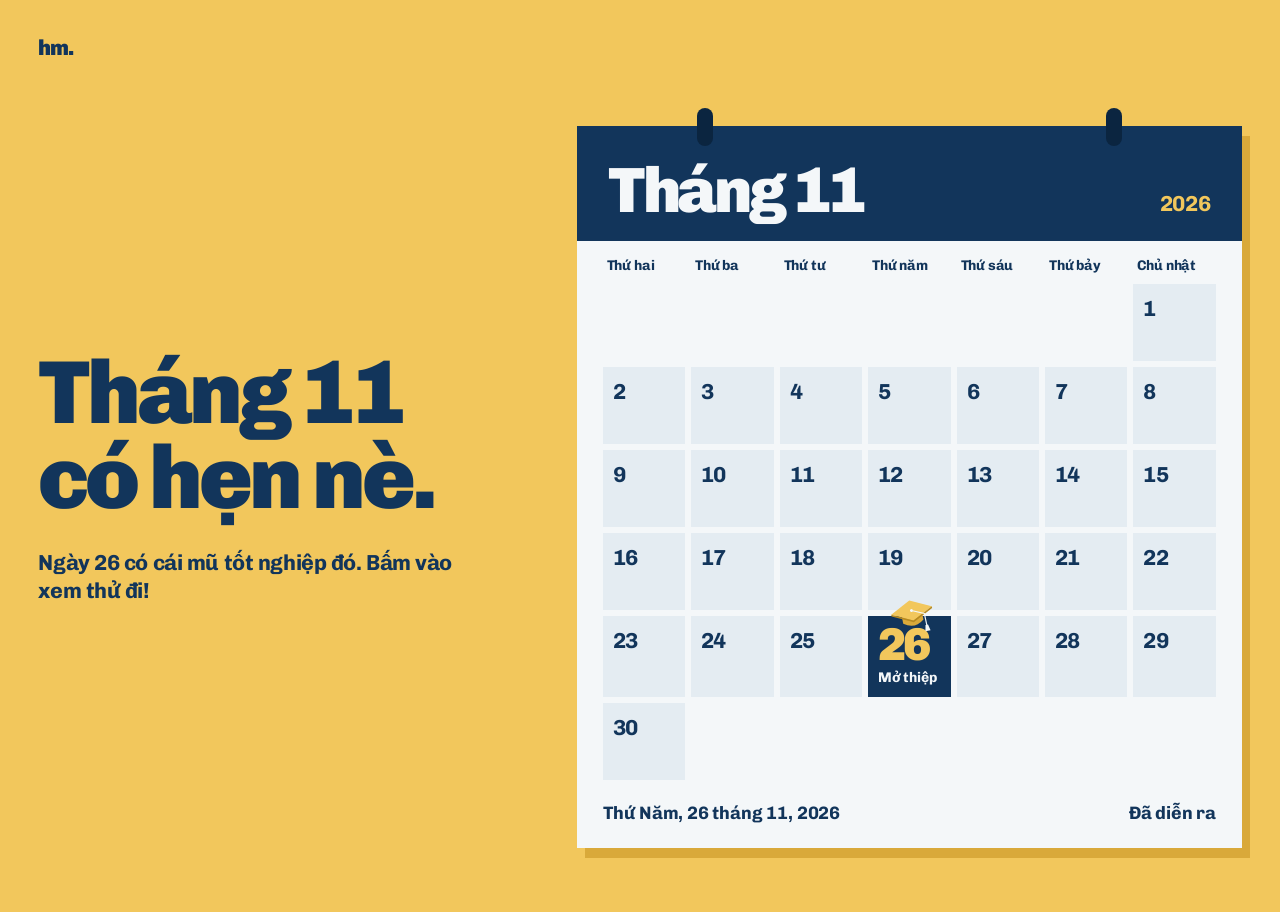
<file: index.html>
<!doctype html>
<html lang="vi">
<head>
  <meta charset="UTF-8">
  <meta name="viewport" content="width=device-width, initial-scale=1, viewport-fit=cover">
  <meta name="theme-color" content="#f2c75c">
  <meta name="description" content="Hoài Minh tốt nghiệp ngày 26/11/2026. Bấm vào ngày 26 trên tờ lịch để mở thiệp nhé!">
  <meta property="og:title" content="Thiệp mời tốt nghiệp · Hoài Minh">
  <meta property="og:description" content="Tháng 11 có hẹn nè. Bấm vào ngày 26 để mở thiệp!">
  <title>Thiệp mời tốt nghiệp · Hoài Minh</title>
  <link rel="icon" href="assets/favicon.svg" type="image/svg+xml">
  <link rel="preconnect" href="https://fonts.googleapis.com">
  <link rel="preconnect" href="https://fonts.gstatic.com" crossorigin>
  <link href="https://fonts.googleapis.com/css2?family=Chivo:wght@400;700;900&display=swap" rel="stylesheet">
  <link rel="stylesheet" href="styles.css">
  <script>document.documentElement.classList.add('js')</script>
  <script src="event.js" defer></script><script src="script.js" defer></script>
</head>
<body class="state-calendar">
  <svg width="0" height="0" style="position:absolute" aria-hidden="true" focusable="false">
    <symbol id="cap" viewBox="0 0 480 300">
      <path d="M104 112v67q72 56 143 0v-67Z" class="cap-base"/>
      <path d="m35 101 143-71 145 71-145 71Z" class="cap-top"/>
      <path d="m35 101 143 71 145-71v12l-145 71L35 113Z" class="cap-edge"/>
      <path d="m178 101 84 39v81" fill="none" class="cap-cord" stroke-width="8" stroke-linecap="round"/>
      <circle cx="178" cy="101" r="10" class="cap-cord-fill"/>
      <path d="m253 220-9 42h36l-9-42Z" class="cap-cord-fill"/>
    </symbol>
  </svg>
  <canvas id="fx" aria-hidden="true"></canvas>
  <div id="toast" role="status" aria-live="polite"></div>
  <a class="skip" href="#main">Đến nội dung</a>

  <main id="main">
    <!-- ============ 1. TỜ LỊCH ============ -->
    <section id="calendar-view" class="view cal" aria-labelledby="cal-title">
      <header class="nav frame"><a class="wordmark" href="./" aria-label="Về đầu thiệp">hm.</a></header>
      <div class="cal-body frame">
        <div class="cal-copy">
          <h1 id="cal-title">Tháng 11 <span>có hẹn nè.</span></h1>
          <p class="lead">Ngày 26 có cái mũ tốt nghiệp đó. Bấm vào xem thử đi!</p>
        </div>
        <div class="sheet-wrap">
          <div class="sheet-under" aria-hidden="true"><b>26</b><span>Thứ Năm, tháng 11</span></div>
          <div class="sheet" id="sheet">
            <div class="rings" aria-hidden="true"><i></i><i></i></div>
            <div class="sheet-head"><p id="month-title">Tháng 11</p><span id="calendar-year">2026</span></div>
            <table class="month-grid" aria-label="Lịch tháng 11 năm 2026"><thead><tr><th scope="col"><span class="long">Thứ hai</span><span class="short" aria-hidden="true">T2</span></th><th scope="col"><span class="long">Thứ ba</span><span class="short" aria-hidden="true">T3</span></th><th scope="col"><span class="long">Thứ tư</span><span class="short" aria-hidden="true">T4</span></th><th scope="col"><span class="long">Thứ năm</span><span class="short" aria-hidden="true">T5</span></th><th scope="col"><span class="long">Thứ sáu</span><span class="short" aria-hidden="true">T6</span></th><th scope="col"><span class="long">Thứ bảy</span><span class="short" aria-hidden="true">T7</span></th><th scope="col"><span class="long">Chủ nhật</span><span class="short" aria-hidden="true">CN</span></th></tr></thead><tbody id="month-days"></tbody></table>
            <p class="sheet-foot"><span id="date-note">Thứ Năm, 26 tháng 11, 2026</span><span id="days-left"></span></p>
          </div>
        </div>
      </div>
      <noscript><p class="noscript-note frame">Hoài Minh tốt nghiệp ngày 26/11/2026, mời bạn qua chung vui nha! Giờ và địa điểm mình sẽ báo sau. Bật JavaScript để mở thiệp nhé.</p></noscript>
    </section>

    <!-- ============ 2. THIỆP MỜI ============ -->
    <section id="invite-view" class="view invite" hidden aria-label="Thiệp mời">
      <section class="chapter c-navy hero-inv" aria-labelledby="title">
        <header class="nav frame"><a class="wordmark" href="#thiep" aria-label="Về đầu thiệp">hm.</a><nav aria-label="Điều hướng"><a href="#dem-nguoc">Đếm ngược</a><a href="#thong-tin">Thông tin</a><a href="#hoi-am">Hồi âm</a></nav></header>
        <div class="hero-body frame">
          <div class="hero-copy">
            <p class="to rise">Gửi <strong data-guest>bạn</strong></p>
            <h1 id="title" tabindex="-1" class="rise">Hoài Minh <span>tốt nghiệp rồi!</span></h1>
            <p class="support rise">Thứ Năm, 26/11/2026. Qua chung vui với mình nha!</p>
            <div class="actions rise"><a class="button" href="#hoi-am">Báo mình bạn qua nha</a></div>
          </div>
          <div class="hero-date" id="tilt" data-par><span class="date-disc" aria-hidden="true"><svg viewBox="0 0 120 70"><text x="60" y="62" text-anchor="middle">26</text></svg></span><button class="hero-cap toss" type="button" aria-label="Tung mũ tốt nghiệp"><svg aria-hidden="true"><use href="#cap"/></svg></button></div>
        </div>
      </section>

      <section class="chapter c-gold" aria-labelledby="statement">
        <div class="frame statement">
          <h2 id="statement" class="stairs"><span data-r>Học xong rồi,</span><span data-r>ăn mừng thôi!</span></h2>
          <div class="statement-grid">
            <div class="statement-copy">
              <p class="lead" data-r>Mình học xong rồi! Có bạn ở đó thì vui hơn nhiều.</p>
              <p data-r>Mình chụp chung vài tấm hình, tám chuyện cho đã rồi ăn mừng thiệt vui nha.</p>
              <p class="sign" data-r data-name>Hoài Minh</p>
            </div>
            <button class="statement-art toss" data-par type="button" aria-label="Tung mũ tốt nghiệp" data-r><svg viewBox="0 0 480 300" aria-hidden="true"><use href="#cap"/></svg></button>
          </div>
        </div>
      </section>

      <section id="dem-nguoc" class="chapter c-deep" aria-labelledby="cd-title">
        <div class="frame">
          <h2 id="cd-title" data-r>Còn mấy ngày nữa?</h2>
          <div class="countdown" data-r role="timer" aria-live="off">
            <div><b data-cd="d">00</b><span>ngày</span></div><div><b data-cd="h">00</b><span>giờ</span></div><div><b data-cd="m">00</b><span>phút</span></div><div><b data-cd="s">00</b><span>giây</span></div>
          </div>
          <p class="lead cd-note" id="cd-note" data-r>Mình chờ bạn đó!</p>
        </div>
      </section>

      <section id="thong-tin" class="chapter c-paper" aria-labelledby="details-title">
        <div class="frame details">
          <h2 id="details-title" data-r>Thông tin nè.</h2>
          <div class="details-list">
            <dl>
              <div data-r><dt>Ngày</dt><dd data-date>26/11/2026</dd></div>
              <div data-r><dt>Giờ</dt><dd data-time>Mình báo sau nha</dd></div>
              <div data-r><dt>Địa điểm</dt><dd data-venue>Mình báo sau nha</dd></div>
              <div data-r><dt>Địa chỉ</dt><dd data-address>Mình gửi địa chỉ chính xác sau nha.</dd></div>
              <div data-r id="contact-row" hidden><dt>Liên hệ</dt><dd><a id="contact-phone" href="#"></a></dd></div>
            </dl>
            <div class="actions" data-r><a id="map-link" class="button" hidden target="_blank" rel="noopener">Xem đường đi</a><button id="calendar-save" class="button" type="button">Lưu vào lịch</button></div>
          </div>
        </div>
      </section>

      <section id="hoi-am" class="chapter c-sky" aria-labelledby="rsvp-title">
        <div class="frame rsvp">
          <div class="rsvp-copy">
            <h2 id="rsvp-title" data-r>Bạn qua được không?</h2>
            <p class="lead" data-r>Bấm một nút để báo mình biết nha.</p>
          </div>
          <form id="personalize" data-r>
            <input id="guest-name" name="guest" type="hidden">
            <div class="rsvp-buttons"><button class="button yes" type="button" data-rsvp="yes">Mình qua nha</button><button class="button no" type="button" data-rsvp="no">Tiếc quá, mình bận rồi</button></div>
            <div class="rsvp-links"><button class="text-link" id="copy-link" type="button">Copy link thiệp này</button><button class="text-link" id="share-link" type="button" hidden>Chia sẻ thiệp</button></div>
            <p id="feedback" role="status">Bấm xong, bạn gửi lời nhắn qua Zalo cho mình nha.</p>
          </form>
        </div>
      </section>

      <footer class="chapter c-deep footer">
        <div class="frame">
          <p class="footer-name" data-name>Hoài Minh</p>
          <div class="footer-row"><p>Gặp nhau ngày 26.11.2026 nha!</p></div>
        </div>
      </footer>
    </section>
  </main>
</body>
</html>
</file>
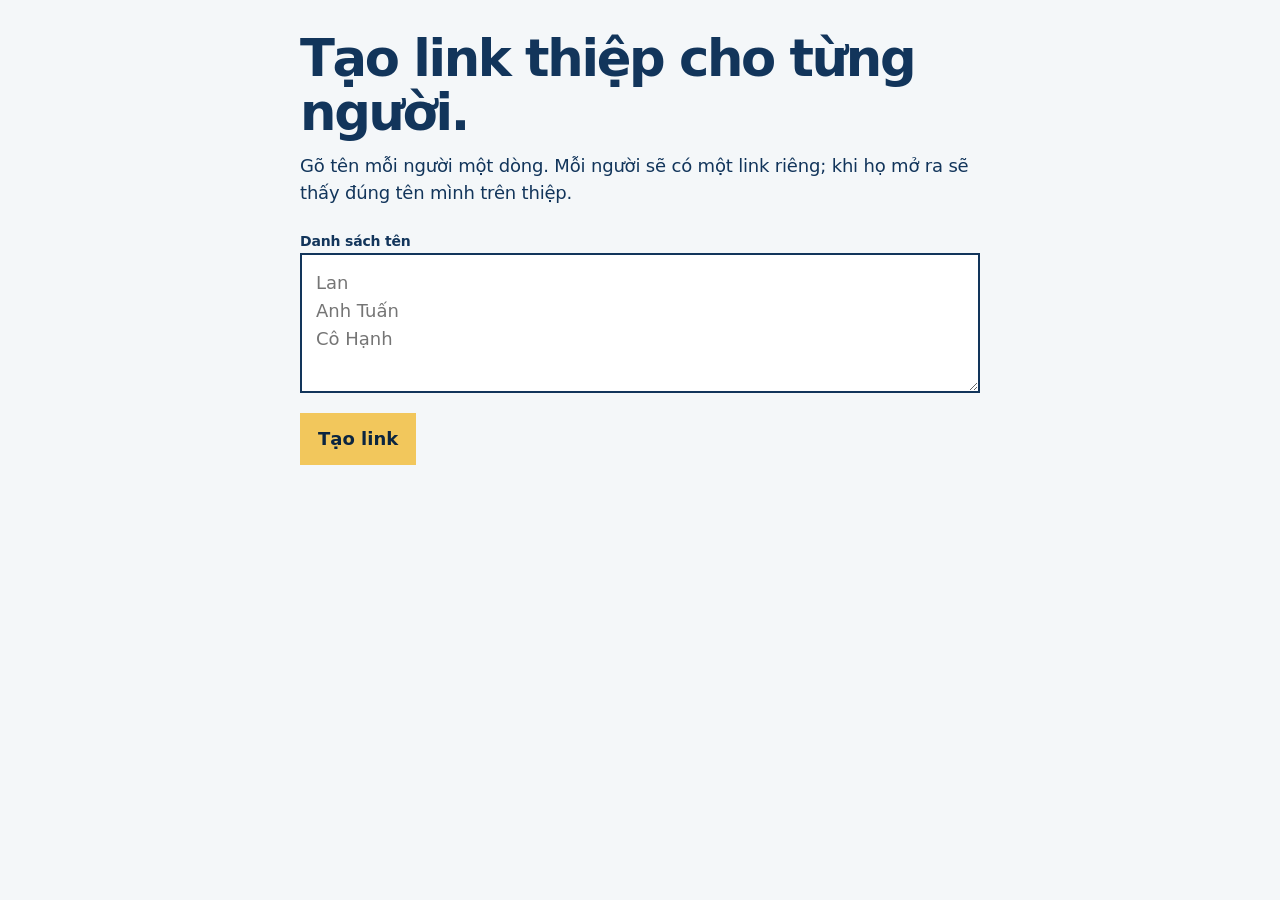
<file: tao-link.html>
<!doctype html>
<html lang="vi">
<head>
  <meta charset="UTF-8">
  <meta name="viewport" content="width=device-width, initial-scale=1">
  <meta name="robots" content="noindex">
  <title>Tạo link thiệp · Hoài Minh</title>
  <link rel="stylesheet" href="styles.css">
  <style>
    body{background:var(--paper,#f4f7f9);color:var(--navy,#12355b);font-family:Chivo,system-ui,sans-serif;margin:0}
    .gen{max-width:720px;margin:0 auto;padding:32px 20px 64px}
    .gen h1{font-size:clamp(2rem,7vw,3.2rem);line-height:1.05;margin:0 0 12px}
    .gen p{margin:0 0 20px;line-height:1.5}
    .gen textarea{width:100%;min-height:140px;padding:14px;font:inherit;border:2px solid var(--navy,#12355b);background:#fff;color:inherit;border-radius:0;box-sizing:border-box}
    .gen button{font:inherit;font-weight:700;background:var(--gold,#f2c75c);color:var(--deep,#0b2540);border:0;padding:12px 18px;cursor:pointer;min-height:44px}
    .gen .go{margin-top:12px}
    .gen ul{list-style:none;margin:28px 0 0;padding:0;display:grid;gap:10px}
    .gen li{background:#e4ecf2;padding:12px 14px;display:grid;gap:8px}
    .gen li b{font-size:1.1rem}
    .gen li code{font-size:.85rem;word-break:break-all;opacity:.8}
    .gen .row{display:flex;gap:8px;flex-wrap:wrap}
    .gen .row a{display:inline-flex;align-items:center;min-height:44px;padding:0 14px;background:var(--navy,#12355b);color:#fff;text-decoration:none;font-weight:700}
    .gen .hint{font-size:.9rem;opacity:.8}
  </style>
</head>
<body>
  <main class="gen">
    <h1>Tạo link thiệp cho từng người.</h1>
    <p>Gõ tên mỗi người một dòng. Mỗi người sẽ có một link riêng; khi họ mở ra sẽ thấy đúng tên mình trên thiệp.</p>
    <label for="names"><b>Danh sách tên</b></label>
    <textarea id="names" placeholder="Lan&#10;Anh Tuấn&#10;Cô Hạnh"></textarea>
    <button class="go" id="go" type="button">Tạo link</button>
    <button class="go" id="copyall" type="button" hidden>Copy tất cả</button>
    <ul id="out" aria-live="polite"></ul>
    <p class="hint" id="hint"></p>
  </main>
  <script>
  (function () {
    var base = location.href.replace(/tao-link\.html.*$/, '');
    var out = document.getElementById('out'), names = document.getElementById('names'), all = document.getElementById('copyall'), hint = document.getElementById('hint');
    if (location.protocol === 'file:') hint.textContent = 'Bạn đang mở file trên máy nên link chưa dùng được. Đăng lên GitHub Pages rồi mở trang này ở địa chỉ thật để link gửi đi được.';
    var rows = [];
    function copy(t, btn) {
      var done = function () { var o = btn.textContent; btn.textContent = 'Đã copy!'; setTimeout(function () { btn.textContent = o; }, 1400); };
      if (navigator.clipboard) navigator.clipboard.writeText(t).then(done, function () { window.prompt('Copy link:', t); });
      else window.prompt('Copy link:', t);
    }
    document.getElementById('go').addEventListener('click', function () {
      var list = names.value.split('\n').map(function (s) { return s.trim(); }).filter(Boolean);
      out.innerHTML = ''; rows = [];
      list.forEach(function (n) {
        var url = base + 'index.html?guest=' + encodeURIComponent(n);
        rows.push(n + ': ' + url);
        var li = document.createElement('li');
        var b = document.createElement('b'); b.textContent = n;
        var c = document.createElement('code'); c.textContent = url;
        var r = document.createElement('div'); r.className = 'row';
        var cb = document.createElement('button'); cb.type = 'button'; cb.textContent = 'Copy link'; cb.onclick = function () { copy(url, cb); };
        var a = document.createElement('a'); a.href = url; a.target = '_blank'; a.rel = 'noopener'; a.textContent = 'Xem thử';
        r.appendChild(cb); r.appendChild(a);
        li.appendChild(b); li.appendChild(c); li.appendChild(r); out.appendChild(li);
      });
      all.hidden = !rows.length;
    });
    all.addEventListener('click', function () { copy(rows.join('\n'), all); });
  })();
  </script>
</body>
</html>
</file>
<file: styles.css>
:root{
  --navy:#12355b;--deep:#0b2540;--sky:#cfe0ec;--tile:#e4ecf2;--gold:#f2c75c;--gold-dark:#d9a93a;--paper:#f4f7f9;
  --text:'Chivo','Segoe UI',Arial,sans-serif;
  --small:14px;--body:18px;--lead:clamp(21px,1.7vw,28px);--head:clamp(42px,7vw,108px);--hero:clamp(52px,7.2vw,116px);
  --margin:clamp(18px,3vw,40px);--ease:cubic-bezier(.16,1,.3,1);
  --cap-top:var(--paper);--cap-base:#b6cadb;--cap-edge:#8fa9bf;--cap-cord:var(--gold)
}
*{box-sizing:border-box}
html{scroll-behavior:smooth;-webkit-text-size-adjust:100%}
body{margin:0;background:var(--deep);color:var(--navy);font:400 var(--body)/1.55 var(--text);letter-spacing:-.01em;-webkit-font-smoothing:antialiased;-webkit-tap-highlight-color:transparent}
h1,h2,h3,p,dl,dd{margin:0}
a{color:inherit;text-decoration:none}
button,input{font:inherit;color:inherit}button{cursor:pointer;touch-action:manipulation}
[hidden]{display:none!important}
::selection{background:var(--gold);color:var(--navy)}
:focus-visible{outline:3px solid var(--navy);outline-offset:4px}
.c-navy :focus-visible,.c-deep :focus-visible{outline-color:var(--gold)}
.frame{width:calc(100% - var(--margin)*2);max-width:1480px;margin-inline:auto}
.skip{position:fixed;top:8px;left:8px;transform:translateY(-150%);background:var(--navy);color:var(--paper);padding:12px;z-index:90}.skip:focus{transform:none}
#fx{display:none;position:fixed;inset:0;width:100%;height:100%;pointer-events:none;z-index:80}
#toast{position:fixed;left:50%;bottom:max(24px,env(safe-area-inset-bottom));transform:translate(-50%,30px);background:var(--navy);color:var(--paper);padding:14px 22px;font-weight:700;font-size:var(--small);opacity:0;visibility:hidden;pointer-events:none;z-index:85;max-width:calc(100% - 32px);text-align:center;transition:opacity .25s,transform .35s var(--ease),visibility 0s .35s}
#toast.show{opacity:1;visibility:visible;transform:translate(-50%,0);transition-delay:0s}

.nav{display:flex;align-items:center;justify-content:space-between;gap:24px;height:96px;position:relative;z-index:3}
.wordmark{font-weight:900;font-size:var(--lead);letter-spacing:-.06em}
nav{display:flex;gap:36px}nav a{font-weight:700;font-size:var(--small)}
.motion-toggle{background:none;border:0;min-height:44px;font-size:var(--small);padding:10px 0;opacity:.8}

.button{display:inline-flex;align-items:center;justify-content:center;min-height:56px;padding:16px 28px;border:0;border-radius:0;background:var(--gold);color:var(--navy);font-weight:700;text-align:center;transition:transform .2s var(--ease),background .2s}
.button:hover{transform:translateY(-3px)}.button:active{transform:translateY(1px) scale(.98)}
.c-paper .button,.c-sky .button.yes{background:var(--navy);color:var(--paper)}
.c-sky .button.no{background:var(--paper);color:var(--navy)}
.text-link{display:inline-flex;align-items:center;min-height:44px;background:none;border:0;padding:0;font-weight:700;text-decoration:underline;text-decoration-thickness:2px;text-underline-offset:6px;text-align:left;transition:opacity .2s}
.text-link:hover{opacity:.7}
.actions{display:flex;flex-wrap:wrap;align-items:center;gap:12px 28px}

h1,h2,.footer-name,.countdown b{font-weight:900;letter-spacing:-.045em;line-height:1}
h1{font-size:var(--hero)}h1 span{display:block}
h2{font-size:var(--head);text-wrap:balance}
.lead{font-size:var(--lead);line-height:1.3;font-weight:700;letter-spacing:-.02em}

.view{position:relative}
.chapter{position:relative;overflow:hidden}
.c-navy{background:var(--navy);color:var(--paper)}
.c-gold{background:var(--gold);color:var(--navy);padding:clamp(80px,10vw,150px) 0}
.c-deep{background:var(--deep);color:var(--paper);padding:clamp(80px,10vw,150px) 0}
.c-paper{background:var(--paper);color:var(--navy);padding:clamp(80px,10vw,150px) 0}
.c-sky{background:var(--sky);color:var(--navy);padding:clamp(80px,10vw,150px) 0}

/* ===== 1. Tờ lịch ===== */
.cal{background:var(--gold);color:var(--navy);min-height:100svh;min-height:100dvh;display:flex;flex-direction:column;overflow:hidden}
.cal-body{flex:1;display:grid;grid-template-columns:minmax(0,5fr) minmax(0,7fr);gap:clamp(32px,5vw,90px);align-items:center;padding:12px 0 clamp(40px,5vw,72px)}
.cal h1{font-size:clamp(54px,7vw,116px);line-height:.95}
.cal .lead{margin-top:28px;max-width:420px}
.sheet-wrap{position:relative;perspective:1800px;padding-top:18px}
.sheet-under{position:absolute;inset:18px 0 0;background:var(--deep);color:var(--paper);display:flex;flex-direction:column;align-items:center;justify-content:center;font-weight:700;font-size:var(--lead);z-index:1;visibility:hidden}.tearing .sheet-under{visibility:visible}
.sheet-under b{font-weight:900;font-size:clamp(110px,16vw,260px);line-height:.85;color:var(--gold);letter-spacing:-.07em}
.sheet{position:relative;z-index:2;background:var(--paper);padding:0 clamp(12px,2vw,28px) 20px;transform-origin:50% 0;backface-visibility:hidden;isolation:isolate}
.sheet-wrap::after{content:'';position:absolute;inset:28px -8px -10px 8px;background:var(--gold-dark);z-index:0}
.rings{position:absolute;top:-18px;left:0;right:0;z-index:4}
.rings i{position:absolute;top:0;width:16px;height:38px;border-radius:8px;background:var(--deep)}
.rings i:first-child{left:18%}.rings i:last-child{right:18%}
.sheet-head{display:flex;align-items:flex-end;justify-content:space-between;gap:20px;background:var(--navy);color:var(--paper);margin:0 calc(-1 * clamp(12px,2vw,28px)) 14px;padding:clamp(22px,3vw,34px) clamp(16px,2.4vw,32px) clamp(14px,2vw,20px)}
.sheet-head p{font-weight:900;font-size:clamp(40px,5vw,78px);line-height:.95;letter-spacing:-.05em}
.sheet-head span{color:var(--gold);font-weight:700;font-size:var(--lead)}
.month-grid{width:calc(100% + 12px);margin:-6px;border-collapse:separate;border-spacing:6px;table-layout:fixed}
.month-grid th{font-size:var(--small);font-weight:700;text-align:left;padding:0 0 2px 4px}
.month-grid .short{display:none}
.month-grid td{height:clamp(52px,6vw,84px);background:var(--tile);padding:8px 10px;vertical-align:top;font-weight:700;font-size:var(--lead);letter-spacing:-.03em;position:relative;transition:transform .2s var(--ease),background .2s;cursor:default}
.month-grid td.empty-cell{background:transparent}
.month-grid td:not(.empty-cell):not(.is-event):hover{transform:scale(1.07);background:var(--sky);z-index:2}
.month-grid td.past{opacity:.45}
.month-grid td.today{background:var(--sky)}.month-grid td.today::after{content:'';position:absolute;left:10px;bottom:9px;width:8px;height:8px;border-radius:50%;background:var(--navy)}
.month-grid td.pop{animation:pop .45s var(--ease)}
.month-grid td.is-event{padding:0;background:var(--navy);z-index:3;overflow:visible}
.event-day{position:relative;display:flex;flex-direction:column;justify-content:flex-end;align-items:flex-start;width:100%;height:100%;padding:8px 10px;border:0;border-radius:0;background:var(--navy);color:var(--gold);text-align:left;isolation:isolate;--cap-top:var(--gold);--cap-base:#d9a93a;--cap-edge:#b68a22;--cap-cord:var(--paper)}
.event-day::before{content:'';position:absolute;inset:0;background:var(--navy);z-index:-1;animation:ripple 2.4s ease-out infinite;pointer-events:none}
.event-day .day{font-weight:900;font-size:clamp(28px,3.6vw,54px);letter-spacing:-.06em;line-height:.9}
.event-day .hint{font-size:var(--small);font-weight:700;color:var(--paper);margin-top:2px}
.event-day svg{position:absolute;right:-6px;top:-22px;width:clamp(46px,5.4vw,84px);height:auto;aspect-ratio:480/300;transform:rotate(-12deg);animation:bob 2.6s ease-in-out infinite;transition:transform .3s var(--ease)}
.event-day:hover svg,.event-day:focus-visible svg{animation:none;transform:rotate(0) translateY(-8px) scale(1.12)}
.event-day:focus-visible{outline-color:var(--gold);outline-offset:-6px}
.event-day.nudge{animation:hop .7s var(--ease)}
.sheet-foot{display:flex;justify-content:space-between;gap:16px;flex-wrap:wrap;padding-top:20px;font-weight:700;font-size:var(--body)}
.sheet.tear{transform:rotateX(-102deg) translateY(-6px);opacity:0;transition:transform .95s cubic-bezier(.55,0,.8,.4),opacity .15s linear .8s;pointer-events:none}
.noscript-note{padding:20px 0}

@keyframes ripple{0%{transform:scale(1);opacity:.45}100%{transform:scale(1.7);opacity:0}}
@keyframes bob{0%,100%{transform:rotate(-12deg) translateY(0)}50%{transform:rotate(-6deg) translateY(-6px)}}
@keyframes hop{0%,100%{transform:none}30%{transform:translateY(-14px) scale(1.12)}60%{transform:translateY(0) scale(.97)}}
@keyframes pop{0%{transform:scale(1)}40%{transform:scale(.88)}100%{transform:scale(1)}}

/* ===== 2. Thiệp mời ===== */
.invite.wipe{position:fixed;inset:0;z-index:40;overflow:hidden}
.hero-inv{min-height:100svh;min-height:100dvh;display:flex;flex-direction:column}
.hero-body{flex:1;display:grid;align-items:center;padding-bottom:clamp(40px,6vw,90px);position:relative;z-index:1}
.hero-copy{max-width:min(760px,54vw)}
.to{font-size:var(--lead);font-weight:700;margin-bottom:24px}.to strong{font-weight:900;color:var(--gold);overflow-wrap:anywhere}
.support{margin:36px 0 34px;max-width:520px;font-size:var(--lead);line-height:1.35}
.hero-date{--d:min(46vw,74vh);--tx:0;--ty:0;position:absolute;right:calc(-1 * var(--d) * .06);bottom:calc(-1 * var(--d) * .16);width:var(--d);height:var(--d)}
.date-disc{display:grid;place-items:center;width:100%;height:100%;border-radius:50%;background:var(--gold);transform:translate(calc(var(--tx) * 10px),calc(var(--ty) * 10px));transition:transform .25s ease-out;animation:disc-in 1.1s var(--ease) both}
.date-disc svg{width:76%;height:auto;overflow:visible}.date-disc text{font:900 70px var(--text);letter-spacing:-5px;fill:var(--navy)}
.hero-cap{position:absolute;left:-8%;top:-4%;width:46%;padding:0;border:0;background:none;transform:translate(calc(var(--tx) * 24px),calc(var(--ty) * 24px)) rotate(-14deg);transition:transform .25s ease-out;animation:cap-drop 1.2s var(--ease) .25s both}
.hero-cap svg,.statement-art svg{display:block;width:100%;height:auto;aspect-ratio:480/300}
.hero-cap:hover{filter:brightness(1.06)}
.stairs{font-size:var(--head);line-height:1.02}
.stairs span{display:block}.stairs span:nth-child(2){padding-left:clamp(0px,12vw,200px)}
.statement-grid{display:grid;grid-template-columns:repeat(12,1fr);gap:24px;align-items:end;margin-top:clamp(48px,6vw,96px)}
.statement-copy{grid-column:1/6;display:grid;gap:22px}.statement-copy p:not(.lead){max-width:440px}
.sign{font-weight:900;font-size:var(--lead);letter-spacing:-.04em}
.statement-art{grid-column:8/13;padding:0;border:0;background:none;--cap-top:var(--navy);--cap-base:#0b2540;--cap-edge:#08192b;--cap-cord:var(--paper);transition:transform .3s var(--ease)}
.statement-art:hover{transform:rotate(-6deg) scale(1.04)}
.cap-top{fill:var(--cap-top)}.cap-base{fill:var(--cap-base)}.cap-edge{fill:var(--cap-edge)}.cap-cord{stroke:var(--cap-cord)}.cap-cord-fill{fill:var(--cap-cord)}

.countdown{display:grid;grid-template-columns:repeat(4,1fr);gap:clamp(8px,1.4vw,20px);margin-top:clamp(32px,4vw,64px)}
.countdown>div{background:var(--navy);padding:clamp(16px,2.4vw,34px);display:flex;flex-direction:column;gap:6px;overflow:hidden}
.countdown b{font-size:clamp(44px,9vw,150px);color:var(--gold);font-variant-numeric:tabular-nums;display:block}
.countdown span{font-weight:700;font-size:var(--small)}
.cd-note{margin-top:clamp(28px,3vw,44px)}

.details{display:grid;grid-template-columns:minmax(0,1fr) minmax(0,1.05fr);gap:clamp(32px,6vw,100px);align-items:start}
.details-list{display:grid;gap:28px}
dl{display:grid;gap:8px}
dl>div{display:grid;grid-template-columns:130px 1fr;gap:20px;padding:22px 24px;background:var(--tile)}
dt{font-size:var(--small);font-weight:700;padding-top:6px}
dd{font-weight:900;font-size:var(--lead);letter-spacing:-.03em;line-height:1.2;overflow-wrap:anywhere}

.rsvp{display:grid;grid-template-columns:minmax(0,1fr) minmax(0,1fr);gap:clamp(32px,6vw,100px);align-items:end}
.rsvp .lead{margin-top:24px;max-width:420px}
form{display:flex;flex-direction:column;gap:14px;background:var(--paper);padding:clamp(22px,3vw,40px)}
label{font-size:var(--small);font-weight:700}
input{width:100%;min-width:0;border:0;border-radius:0;background:var(--tile);padding:16px 18px;color:var(--navy);font-size:var(--body)}
input::placeholder{color:#516879}
.rsvp-buttons{display:grid;grid-template-columns:1fr 1fr;gap:10px}
.rsvp-links{display:flex;gap:8px 28px;flex-wrap:wrap}
#feedback{font-size:var(--small);min-height:20px}

.footer-name{font-size:21vw;letter-spacing:-.065em;line-height:.9;white-space:nowrap;margin-left:-.04em}
.footer-row{display:flex;justify-content:space-between;gap:16px 24px;flex-wrap:wrap;margin-top:clamp(36px,5vw,72px);font-weight:700}
.footer-actions{display:flex;gap:8px 28px;flex-wrap:wrap}
.c-deep.footer{padding-bottom:calc(32px + env(safe-area-inset-bottom))}

.flying-cap{position:fixed;left:0;top:0;width:110px;height:auto;aspect-ratio:480/300;pointer-events:none;z-index:70;--cap-top:var(--paper);--cap-base:#b6cadb;--cap-edge:#8fa9bf;--cap-cord:var(--gold)}
.flying-cap.dark{--cap-top:var(--navy);--cap-base:#0b2540;--cap-edge:#08192b;--cap-cord:var(--gold-dark)}

/* ===== Chuyển động ===== */
.rise{animation:rise .8s var(--ease) both}.hero-copy>:nth-child(2){animation-delay:.08s}.hero-copy>:nth-child(3){animation-delay:.16s}.hero-copy>:nth-child(4){animation-delay:.24s}
@keyframes rise{from{transform:translateY(28px)}}
.js [data-r]{opacity:0;transform:translateY(28px)}
.js [data-r].is-in{opacity:1;transform:none;transition:opacity .8s var(--ease) var(--delay,0ms),transform .8s var(--ease) var(--delay,0ms)}
@keyframes disc-in{from{transform:scale(.82) translate(8%,8%);opacity:0}to{opacity:1}}
@keyframes cap-drop{from{opacity:0;transform:translateY(-40px) rotate(-30deg)}to{opacity:1}}
.no-reveal [data-r]{opacity:1!important;transform:none!important}
body.motion-paused *,body.motion-paused *::before,body.motion-paused *::after{animation:none!important;transition:none!important;scroll-behavior:auto!important}
body.motion-paused [data-r]{opacity:1!important;transform:none!important}
@media(prefers-reduced-motion:reduce){html{scroll-behavior:auto}*,*::before,*::after{animation:none!important;transition:none!important}.js [data-r]{opacity:1;transform:none}}

/* ===== Máy tính bảng ===== */
@media(max-width:900px){
  .cal-body{grid-template-columns:1fr;gap:36px;align-content:center}
  .cal .lead{max-width:none}
  .hero-copy{max-width:none}
  .details,.rsvp{grid-template-columns:1fr}
  .statement-copy{grid-column:1/-1}.statement-art{grid-column:1/-1;max-width:420px;margin-top:16px}
}
/* ===== Điện thoại ===== */
@media(max-width:600px){
  :root{--body:16px;--small:13px;--head:clamp(38px,11.6vw,58px);--hero:clamp(46px,13.4vw,64px)}
  .nav{height:68px;gap:14px}nav{gap:18px}nav a:nth-child(1){display:none}
  .motion-toggle{font-size:0;min-width:44px}.motion-toggle::after{content:'Ⅱ';font-size:18px}.motion-toggle[aria-pressed=true]::after{content:'▷'}
  .cal h1{font-size:clamp(46px,13.4vw,64px)}.cal .lead{margin-top:16px}
  .cal-body{gap:26px;padding-bottom:36px}
  .sheet-under b{font-size:46vw}
  .month-grid{border-spacing:3px;margin:-3px;width:calc(100% + 6px)}
  .month-grid th{text-align:center;padding:0}.month-grid .long{display:none}.month-grid .short{display:inline}
  .month-grid td{height:46px;padding:5px;font-size:var(--body);text-align:center}
  .month-grid td.today::after{left:50%;transform:translateX(-50%);bottom:5px;width:6px;height:6px}
  .event-day{align-items:center;justify-content:center;padding:2px}.event-day .hint{display:none}.event-day .day{font-size:var(--lead)}.event-day svg{width:40px;right:-4px;top:-18px;z-index:2}
  .rings i{height:30px}
  .sheet-foot{padding-top:14px}
  .hero-body{display:block;padding-bottom:0}
  .support{margin:24px 0 24px}
  .hero-date{position:relative;right:auto;bottom:auto;--d:92vw;width:var(--d);height:var(--d);margin:40px 0 calc(var(--d) * -.3) 12vw}
  .hero-cap{width:48%;left:-12%}
  .stairs span:nth-child(2){padding-left:8vw}
  .countdown{grid-template-columns:1fr 1fr}.countdown b{font-size:clamp(56px,20vw,100px)}
  dl>div{grid-template-columns:1fr;gap:4px;padding:18px}dt{padding-top:0}
  .rsvp-buttons{grid-template-columns:1fr}
  .actions .button{width:100%}
}
@media(max-height:560px) and (orientation:landscape){.cal{min-height:auto}.hero-inv{min-height:auto}}

h1[tabindex="-1"]:focus{outline:none}

/* ---------- Hiệu ứng khi cuộn ---------- */
#progress{position:fixed;left:0;top:0;height:5px;width:100%;background:var(--gold);transform:scaleX(var(--prog,0));transform-origin:left;z-index:60;display:none;pointer-events:none}
body.state-invite #progress{display:block}
.hero-date[data-par]{translate:0 calc(var(--p,0) * 70px)}
.statement-art[data-par]{rotate:calc((var(--p,.5) - .5) * 36deg);translate:0 calc((var(--p,.5) - .5) * -50px)}
.js .stairs span[data-r]{transform:translateX(-70px)}
.js .stairs span[data-r]:nth-child(2){transform:translateX(70px)}
.js .stairs span[data-r].is-in{transform:none}
.js .countdown[data-r]{opacity:1;transform:none}
.js .countdown>div{opacity:0;transform:translateY(46px) scale(.88)}
.js .countdown.is-in>div{opacity:1;transform:none;transition:opacity .6s var(--ease),transform .7s cubic-bezier(.3,1.5,.5,1)}
.js .countdown.is-in>div:nth-child(2){transition-delay:.12s}.js .countdown.is-in>div:nth-child(3){transition-delay:.24s}.js .countdown.is-in>div:nth-child(4){transition-delay:.36s}
.js .details dl>div[data-r]{transform:translateX(-30px)}
.js .details dl>div[data-r].is-in{transform:none}
body.motion-paused .hero-date[data-par],body.motion-paused .statement-art[data-par]{translate:none;rotate:none}
body.motion-paused .countdown>div,body.motion-paused .stairs span{opacity:1!important;transform:none!important}
@media(prefers-reduced-motion:reduce){.hero-date[data-par],.statement-art[data-par]{translate:none;rotate:none}.js .countdown>div{opacity:1;transform:none}.js .stairs span[data-r]{transform:none}#progress{display:none!important}}

#contact-phone{color:inherit;text-decoration:underline;text-underline-offset:.15em;text-decoration-thickness:3px;text-decoration-color:var(--gold)}
#contact-row[hidden]{display:none}
</file>
